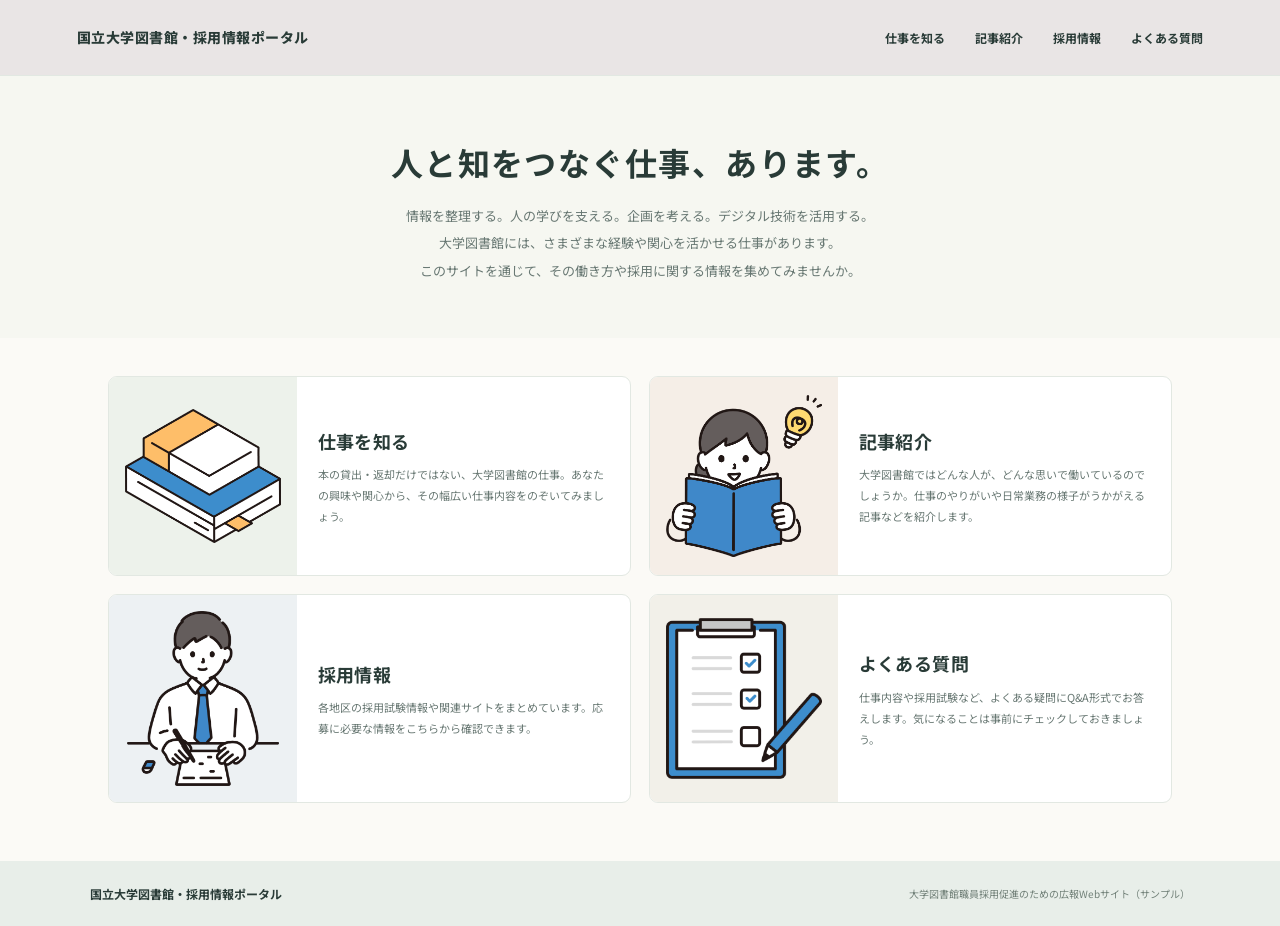
<file: index.html>
<!doctype html>
<html lang="ja">
<head>
  <meta charset="utf-8">
  <meta name="viewport" content="width=device-width, initial-scale=1">
  <title>国立大学図書館・採用情報ポータル</title>
  <link rel="stylesheet" href="style.css">
</head>
<body>
  <header class="site-header">
    <a class="brand" href="index.html">国立大学図書館・採用情報ポータル</a>
    <nav aria-label="メインナビゲーション">
      <a href="work.html">仕事を知る</a>
      <a href="interview.html">記事紹介</a>
      <a href="recruit.html">採用情報</a>
      <a href="faq.html">よくある質問</a>
    </nav>
    <button class="menu-toggle" type="button" aria-label="メニューを開閉"
      onclick="document.querySelector('nav').classList.toggle('show')">☰</button>
  </header>
  <main>
    <section class="intro">
      <div class="intro-inner">
        <h1>人と知をつなぐ仕事、あります。</h1>
        <p>情報を整理する。人の学びを支える。企画を考える。デジタル技術を活用する。<br>
        大学図書館には、さまざまな経験や関心を活かせる仕事があります。<br>
        このサイトを通じて、その働き方や採用に関する情報を集めてみませんか。</p>
      </div>
    </section>
    <section class="contents" aria-label="コンテンツ">
      <div class="grid">
        <a class="card" href="work.html">
          <div class="picture green"><img src="images/仕事を知る.png" alt=""></div>
          <div class="card-copy"><h2>仕事を知る</h2><p>本の貸出・返却だけではない、大学図書館の仕事。あなたの興味や関心から、その幅広い仕事内容をのぞいてみましょう。</p></div>
        </a>
        <a class="card" href="interview.html">
          <div class="picture peach"><img src="images/記事紹介.png" alt=""></div>
          <div class="card-copy"><h2>記事紹介</h2><p>大学図書館ではどんな人が、どんな思いで働いているのでしょうか。仕事のやりがいや日常業務の様子がうかがえる記事などを紹介します。</p></div>
        </a>
        <a class="card" href="recruit.html">
          <div class="picture blue"><img src="images/採用情報.png" alt=""></div>
          <div class="card-copy"><h2>採用情報</h2><p>各地区の採用試験情報や関連サイトをまとめています。応募に必要な情報をこちらから確認できます。</p></div>
        </a>
        <a class="card" href="faq.html">
          <div class="picture sand"><img src="images/よくある質問.png" alt=""></div>
          <div class="card-copy"><h2>よくある質問</h2><p>仕事内容や採用試験など、よくある疑問にQ&amp;A形式でお答えします。気になることは事前にチェックしておきましょう。</p></div>
        </a>
      </div>
    </section>
  </main>
  <footer class="site-footer">
    <b>国立大学図書館・採用情報ポータル</b>
    <span>大学図書館職員採用促進のための広報Webサイト（サンプル）</span>
  </footer>
</body>
</html>
</file>
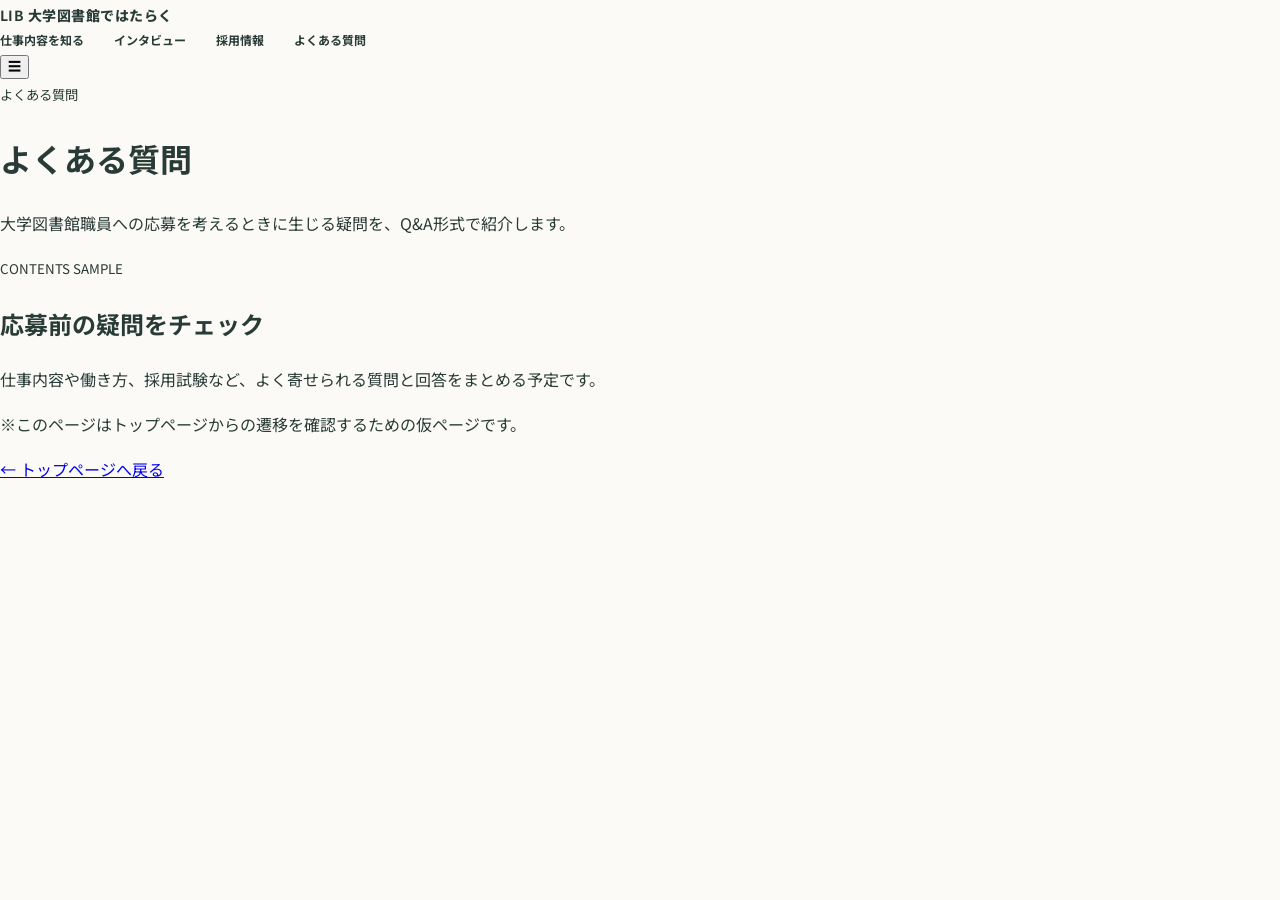
<file: faq.html>
<!doctype html><html lang="ja"><head><meta charset="utf-8"><meta name="viewport" content="width=device-width,initial-scale=1"><title>よくある質問｜大学図書館ではたらく</title><link rel="stylesheet" href="style.css"></head><body><header><a class="brand" href="index.html"><b>LIB</b> 大学図書館ではたらく</a><nav><a href="work.html">仕事内容を知る</a><a href="interview.html">インタビュー</a><a href="recruit.html">採用情報</a><a href="faq.html">よくある質問</a></nav><button onclick="document.querySelector('nav').classList.toggle('show')">☰</button></header><main class="subpage"><small>よくある質問</small><h1>よくある質問</h1><p class="lead">大学図書館職員への応募を考えるときに生じる疑問を、Q&A形式で紹介します。</p><section class="panel"><small>CONTENTS SAMPLE</small><h2>応募前の疑問をチェック</h2><p>仕事内容や働き方、採用試験など、よく寄せられる質問と回答をまとめる予定です。</p><p>※このページはトップページからの遷移を確認するための仮ページです。</p></section><a class="backlink" href="index.html">← トップページへ戻る</a></main></body></html>
</file>
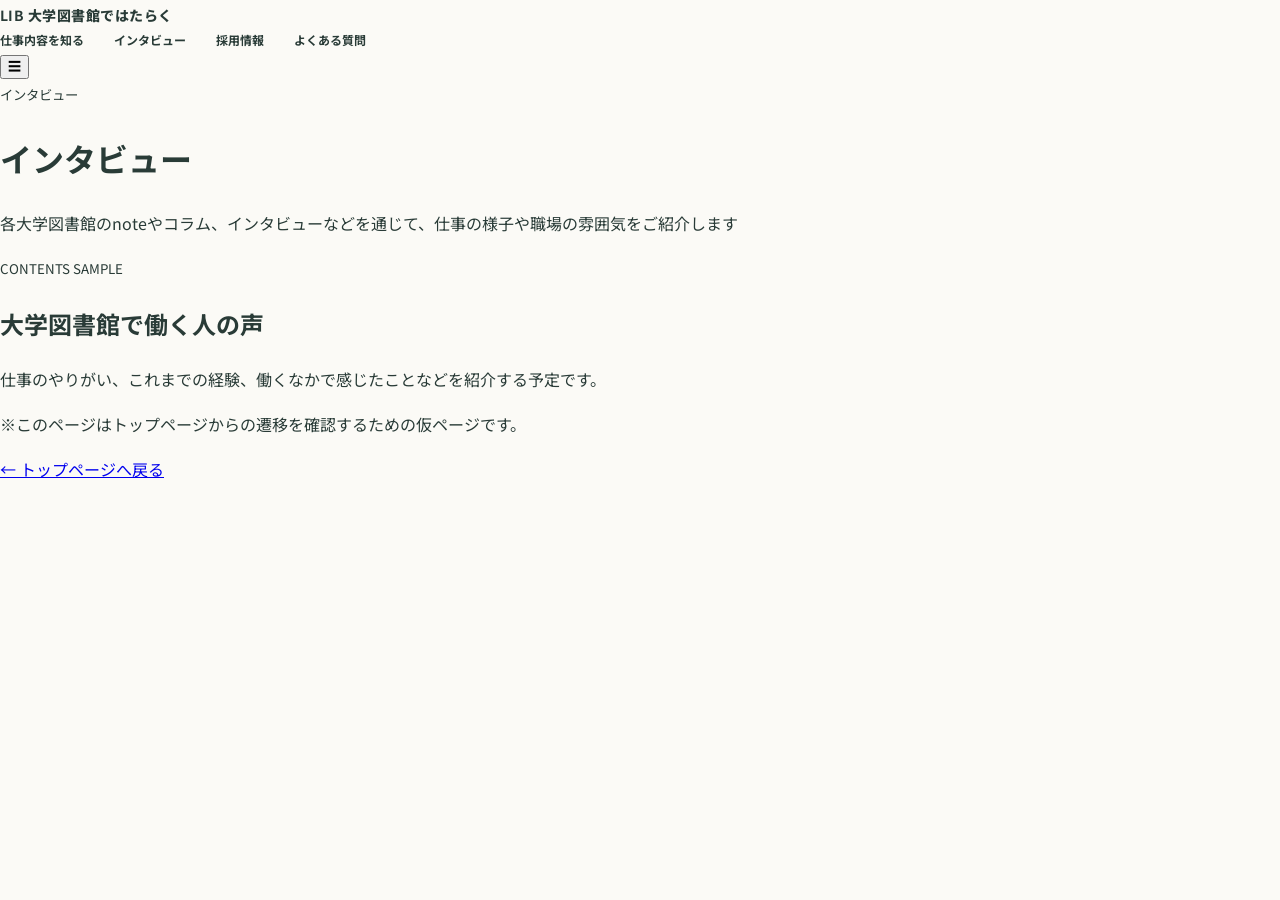
<file: interview.html>
<!doctype html><html lang="ja"><head><meta charset="utf-8"><meta name="viewport" content="width=device-width,initial-scale=1"><title>インタビュー｜大学図書館ではたらく</title><link rel="stylesheet" href="style.css"></head><body><header><a class="brand" href="index.html"><b>LIB</b> 大学図書館ではたらく</a><nav><a href="work.html">仕事内容を知る</a><a href="interview.html">インタビュー</a><a href="recruit.html">採用情報</a><a href="faq.html">よくある質問</a></nav><button onclick="document.querySelector('nav').classList.toggle('show')">☰</button></header><main class="subpage"><small>インタビュー</small><h1>インタビュー</h1><p class="lead">各大学図書館のnoteやコラム、インタビューなどを通じて、仕事の様子や職場の雰囲気をご紹介します</p><section class="panel"><small>CONTENTS SAMPLE</small><h2>大学図書館で働く人の声</h2><p>仕事のやりがい、これまでの経験、働くなかで感じたことなどを紹介する予定です。</p><p>※このページはトップページからの遷移を確認するための仮ページです。</p></section><a class="backlink" href="index.html">← トップページへ戻る</a></main></body></html>
</file>
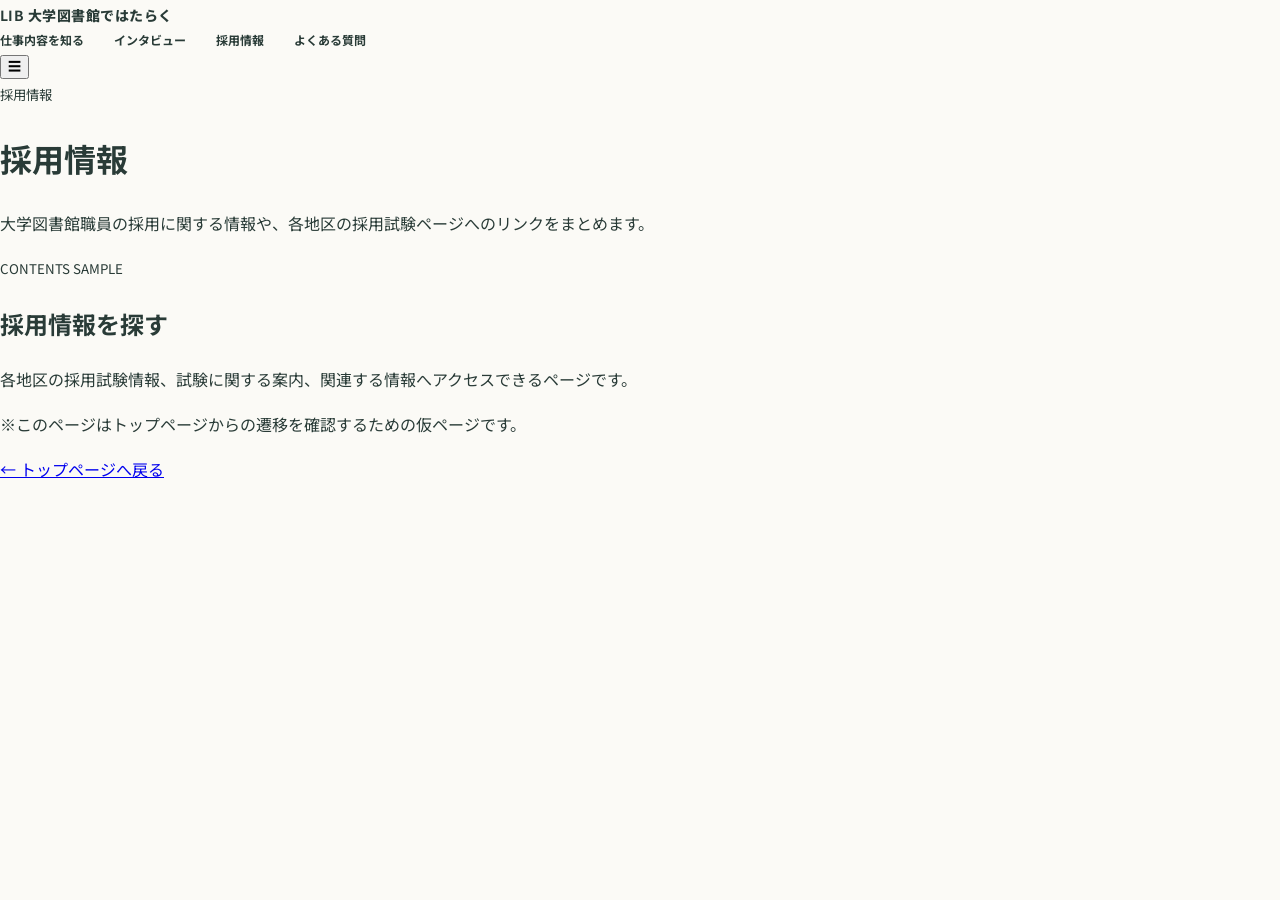
<file: recruit.html>
<!doctype html><html lang="ja"><head><meta charset="utf-8"><meta name="viewport" content="width=device-width,initial-scale=1"><title>採用情報｜大学図書館ではたらく</title><link rel="stylesheet" href="style.css"></head><body><header><a class="brand" href="index.html"><b>LIB</b> 大学図書館ではたらく</a><nav><a href="work.html">仕事内容を知る</a><a href="interview.html">インタビュー</a><a href="recruit.html">採用情報</a><a href="faq.html">よくある質問</a></nav><button onclick="document.querySelector('nav').classList.toggle('show')">☰</button></header><main class="subpage"><small>採用情報</small><h1>採用情報</h1><p class="lead">大学図書館職員の採用に関する情報や、各地区の採用試験ページへのリンクをまとめます。</p><section class="panel"><small>CONTENTS SAMPLE</small><h2>採用情報を探す</h2><p>各地区の採用試験情報、試験に関する案内、関連する情報へアクセスできるページです。</p><p>※このページはトップページからの遷移を確認するための仮ページです。</p></section><a class="backlink" href="index.html">← トップページへ戻る</a></main></body></html>
</file>
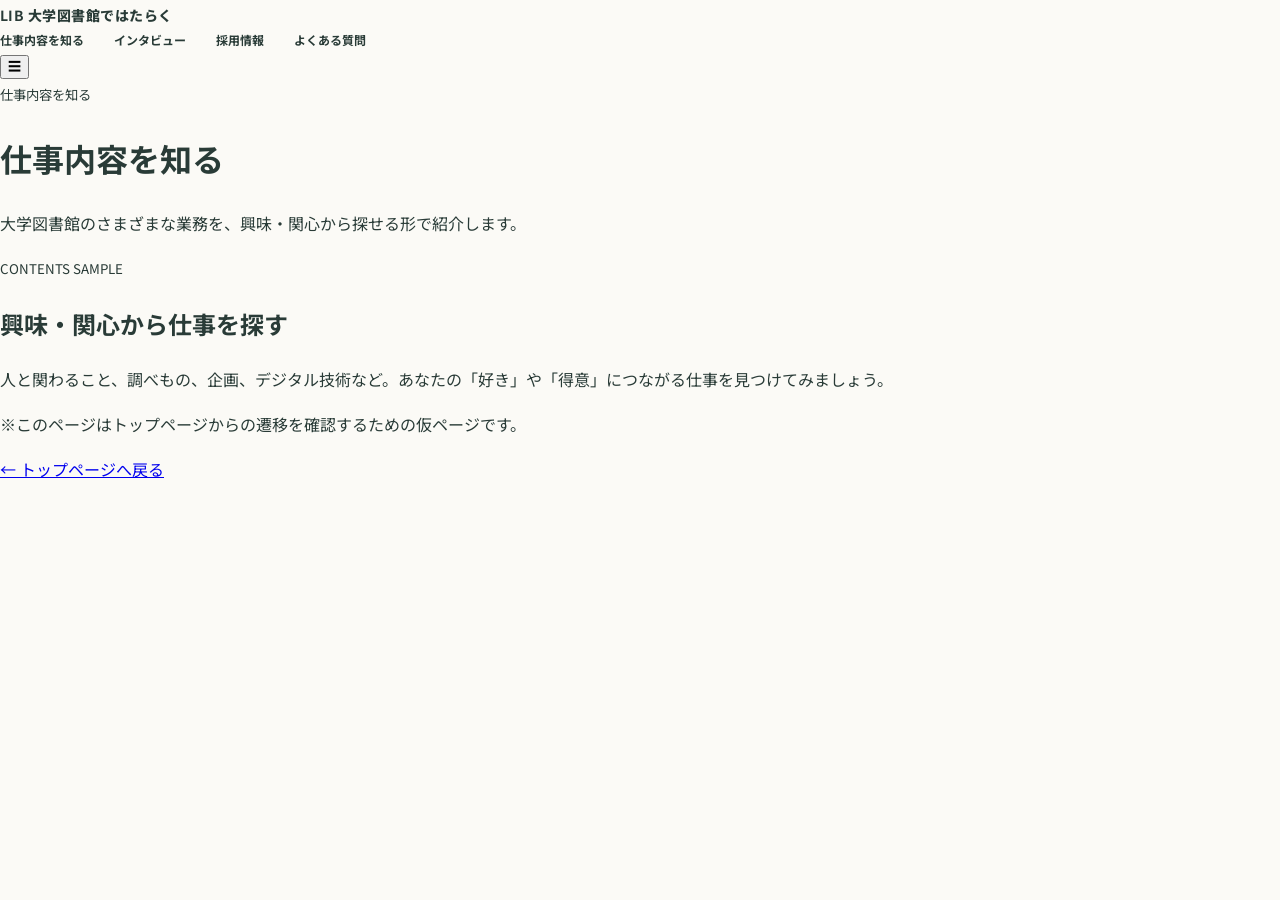
<file: work.html>
<!doctype html><html lang="ja"><head><meta charset="utf-8"><meta name="viewport" content="width=device-width,initial-scale=1"><title>仕事内容を知る｜大学図書館ではたらく</title><link rel="stylesheet" href="style.css"></head><body><header><a class="brand" href="index.html"><b>LIB</b> 大学図書館ではたらく</a><nav><a href="work.html">仕事内容を知る</a><a href="interview.html">インタビュー</a><a href="recruit.html">採用情報</a><a href="faq.html">よくある質問</a></nav><button onclick="document.querySelector('nav').classList.toggle('show')">☰</button></header><main class="subpage"><small>仕事内容を知る</small><h1>仕事内容を知る</h1><p class="lead">大学図書館のさまざまな業務を、興味・関心から探せる形で紹介します。</p><section class="panel"><small>CONTENTS SAMPLE</small><h2>興味・関心から仕事を探す</h2><p>人と関わること、調べもの、企画、デジタル技術など。あなたの「好き」や「得意」につながる仕事を見つけてみましょう。</p><p>※このページはトップページからの遷移を確認するための仮ページです。</p></section><a class="backlink" href="index.html">← トップページへ戻る</a></main></body></html>
</file>
<file: style.css>
@import url('https://fonts.googleapis.com/css2?family=Noto+Sans+JP:wght@400;500;700;800&display=swap');
:root {
  --ink:#293b37; --green:#52766a; --muted:#687873;
  --line:#e2e8e2; --header:#e9e5e5; --main:#fbfaf6; --footer:#e8eee9;
}
* { box-sizing:border-box; }
body { margin:0; color:var(--ink); background:var(--main); font-family:'Noto Sans JP',sans-serif; line-height:1.8; }
.site-header {
  min-height:76px; padding:0 6%; display:flex; align-items:center;
  justify-content:space-between; gap:28px; background:var(--header);
  border-bottom:1px solid var(--line);
}
.brand { color:var(--ink); font-size:14px; font-weight:800; letter-spacing:.035em; text-decoration:none; white-space:nowrap; }
nav { display:flex; align-items:center; gap:clamp(16px,2.5vw,30px); }
nav a { color:var(--ink); font-size:12px; font-weight:700; text-decoration:none; transition:color .2s; }
nav a:hover { color:var(--green); }
.menu-toggle { display:none; }
main { background:var(--main); }
.intro { padding:62px 24px 54px; text-align:center; background:#f6f7f1; }
.intro-inner { max-width:850px; margin:0 auto; }
.intro h1 { margin:0 0 16px; font-size:clamp(24px,3vw,32px); line-height:1.5; letter-spacing:.045em; }
.intro p { margin:0; color:var(--muted); font-size:13px; line-height:2.1; }
.contents { max-width:1120px; margin:0 auto; padding:38px 28px 58px; }
.grid { display:grid; grid-template-columns:repeat(2,minmax(0,1fr)); gap:18px; }
.card {
  display:grid; grid-template-columns:36% minmax(0,1fr); min-height:200px;
  overflow:hidden; color:inherit; text-decoration:none; background:#fff;
  border:1px solid var(--line); border-radius:9px;
  transition:transform .2s,box-shadow .2s;
}
.card:hover { transform:translateY(-3px); box-shadow:0 9px 22px rgba(41,59,55,.09); }
.picture { display:flex; align-items:center; justify-content:center; min-width:0; padding:16px; overflow:hidden; }
.picture img { display:block; width:100%; height:100%; max-height:175px; object-fit:contain; }
.green { background:#edf2eb; } .peach { background:#f5eee7; }
.blue { background:#edf1f3; } .sand { background:#f2f0e9; }
.card-copy { display:flex; flex-direction:column; justify-content:center; padding:20px 21px; }
.card h2 { margin:0 0 7px; font-size:18px; font-weight:700; letter-spacing:.025em; }
.card p { margin:0; color:var(--muted); font-size:11px; line-height:1.9; }
.site-footer { display:flex; align-items:center; gap:22px; padding:22px 7%; color:#718078; background:var(--footer); font-size:10px; }
.site-footer b { color:var(--ink); font-size:12px; }
.site-footer span { margin-left:auto; text-align:right; }
@media (max-width:800px) {
  .site-header { padding:0 5%; } .brand { font-size:12px; }
  nav { gap:14px; } nav a { font-size:11px; }
  .card { grid-template-columns:34% minmax(0,1fr); }
  .card-copy { padding:17px 15px; }
}
@media (max-width:620px) {
  .site-header { position:relative; min-height:68px; }
  .menu-toggle { display:block; padding:4px 0 4px 12px; color:var(--ink); background:none; border:0; font-size:23px; cursor:pointer; }
  nav { display:none; position:absolute; z-index:5; top:68px; left:0; right:0; padding:16px 7% 20px; align-items:stretch; flex-direction:column; gap:12px; background:var(--header); border-top:1px solid var(--line); box-shadow:0 8px 14px rgba(41,59,55,.08); }
  nav.show { display:flex; } nav a { padding:3px 0; font-size:13px; }
  .intro { padding:45px 22px 40px; } .intro h1 { font-size:24px; }
  .intro p { font-size:12px; text-align:left; } .intro p br { display:none; }
  .contents { padding:26px 18px 40px; }
  .grid { grid-template-columns:1fr; gap:13px; }
  .card { grid-template-columns:34% minmax(0,1fr); min-height:158px; }
  .picture { padding:11px; } .picture img { max-height:135px; }
  .card-copy { padding:14px 13px; } .card h2 { font-size:16px; margin-bottom:5px; }
  .card p { font-size:10px; line-height:1.8; }
  .site-footer { display:block; padding:19px 6%; }
  .site-footer b,.site-footer span { display:block; text-align:left; }
  .site-footer span { margin:5px 0 0; }
}
</file>
